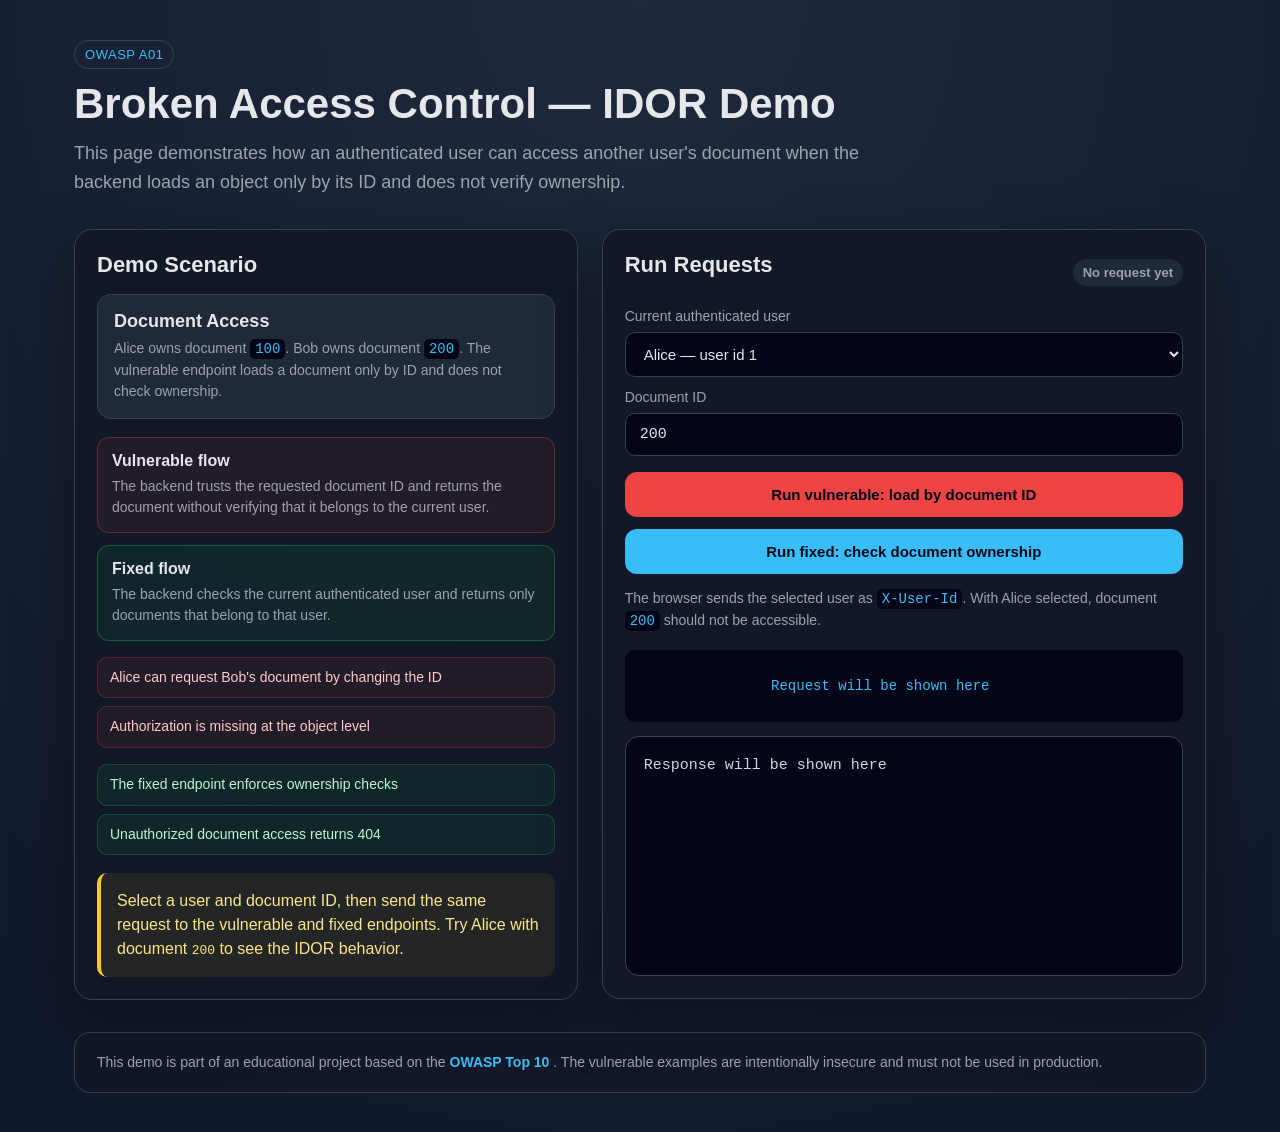
<file: src/main/webapp/a01/index.html>
<!DOCTYPE html>
<html lang="en">
<head>
    <meta charset="UTF-8">
    <title>OWASP A01 — Broken Access Control</title>
    <link rel="stylesheet" href="../assets/css/lab.css">
</head>
<body>
<div class="page">
    <header class="header">
        <div class="label">OWASP A01</div>
        <h1>Broken Access Control — IDOR Demo</h1>
        <p class="subtitle">
            This page demonstrates how an authenticated user can access another user's document
            when the backend loads an object only by its ID and does not verify ownership.
        </p>
    </header>

    <main class="grid">
        <section class="card">
            <h2>Demo Scenario</h2>

            <div class="info-box">
                <div class="info-title">Document Access</div>
                <div class="info-meta">
                    Alice owns document <code>100</code>. Bob owns document <code>200</code>.
                    The vulnerable endpoint loads a document only by ID and does not check ownership.
                </div>
            </div>

            <div class="flow">
                <div class="flow-step danger">
                    <div class="flow-step-title">Vulnerable flow</div>
                    <div class="flow-step-text">
                        The backend trusts the requested document ID and returns the document without
                        verifying that it belongs to the current user.
                    </div>
                </div>

                <div class="flow-step safe">
                    <div class="flow-step-title">Fixed flow</div>
                    <div class="flow-step-text">
                        The backend checks the current authenticated user and returns only documents
                        that belong to that user.
                    </div>
                </div>
            </div>

            <div class="state-list">
                <div class="state-item danger">Alice can request Bob's document by changing the ID</div>
                <div class="state-item danger">Authorization is missing at the object level</div>
            </div>

            <div class="state-list">
                <div class="state-item safe">The fixed endpoint enforces ownership checks</div>
                <div class="state-item safe">Unauthorized document access returns 404</div>
            </div>

            <div class="explanation">
                Select a user and document ID, then send the same request to the vulnerable and fixed endpoints.
                Try Alice with document <code>200</code> to see the IDOR behavior.
            </div>
        </section>

        <section class="card">
            <div class="result-header">
                <h2>Run Requests</h2>
                <div class="status" id="status">No request yet</div>
            </div>

            <div class="form-grid">
                <div class="field">
                    <label for="currentUser">Current authenticated user</label>
                    <select id="currentUser">
                        <option value="1" selected>Alice — user id 1</option>
                        <option value="2">Bob — user id 2</option>
                    </select>
                </div>

                <div class="field">
                    <label for="documentId">Document ID</label>
                    <input id="documentId" value="200" autocomplete="off">
                </div>
            </div>

            <div class="actions">
                <button class="btn-red" onclick="loadVulnerableDocument()">
                    Run vulnerable: load by document ID
                </button>

                <button class="btn-blue" onclick="loadFixedDocument()">
                    Run fixed: check document ownership
                </button>
            </div>

            <div class="hint">
                The browser sends the selected user as <code>X-User-Id</code>.
                With Alice selected, document <code>200</code> should not be accessible.
            </div>

            <div class="request-line" id="requestLine">
                Request will be shown here
            </div>

            <pre id="result">Response will be shown here</pre>
        </section>
    </main>

    <footer class="page-footer" id="labFooter"></footer>
</div>

<script src="../assets/js/lab.js"></script>
<script>
    function currentUserId() {
        return document.getElementById('currentUser').value;
    }

    function currentDocumentId() {
        return document.getElementById('documentId').value;
    }

    function loadVulnerableDocument() {
        return loadDocument('/a01/vulnerable/documents');
    }

    function loadFixedDocument() {
        return loadDocument('/a01/fixed/documents');
    }

    function loadDocument(basePath) {
        const userId = currentUserId();
        const documentId = currentDocumentId();
        const path = `${basePath}?id=${encodeURIComponent(documentId)}`;

        return sendJsonGetRequest({
            path: path,
            headers: {
                'X-User-Id': userId
            },
            requestText: `GET ${path}\nX-User-Id: ${userId}`
        });
    }

    renderLabFooter();
</script>
</body>
</html>
</file>
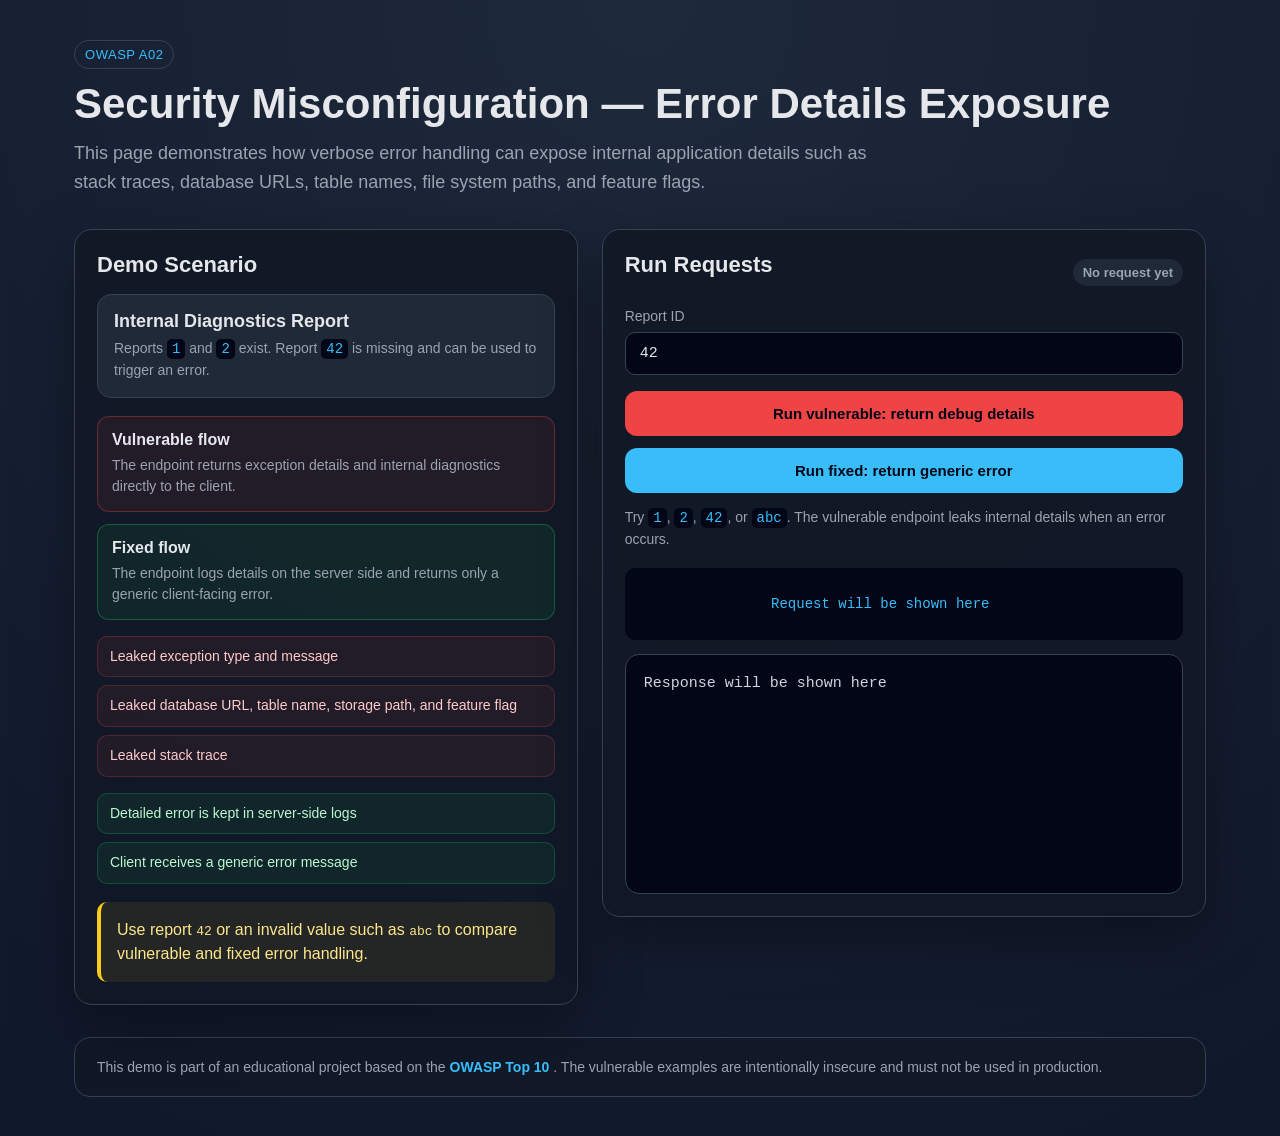
<file: src/main/webapp/a02/index.html>
<!DOCTYPE html>
<html lang="en">
<head>
    <meta charset="UTF-8">
    <title>OWASP A02 — Security Misconfiguration</title>
    <link rel="stylesheet" href="../assets/css/lab.css">
</head>
<body>
<div class="page">
    <header class="header">
        <div class="label">OWASP A02</div>
        <h1>Security Misconfiguration — Error Details Exposure</h1>
        <p class="subtitle">
            This page demonstrates how verbose error handling can expose internal application details
            such as stack traces, database URLs, table names, file system paths, and feature flags.
        </p>
    </header>

    <main class="grid">
        <section class="card">
            <h2>Demo Scenario</h2>

            <div class="info-box">
                <div class="info-title">Internal Diagnostics Report</div>
                <div class="info-meta">
                    Reports <code>1</code> and <code>2</code> exist. Report <code>42</code> is missing
                    and can be used to trigger an error.
                </div>
            </div>

            <div class="flow">
                <div class="flow-step danger">
                    <div class="flow-step-title">Vulnerable flow</div>
                    <div class="flow-step-text">
                        The endpoint returns exception details and internal diagnostics directly to the client.
                    </div>
                </div>

                <div class="flow-step safe">
                    <div class="flow-step-title">Fixed flow</div>
                    <div class="flow-step-text">
                        The endpoint logs details on the server side and returns only a generic client-facing error.
                    </div>
                </div>
            </div>

            <div class="state-list">
                <div class="state-item danger">Leaked exception type and message</div>
                <div class="state-item danger">Leaked database URL, table name, storage path, and feature flag</div>
                <div class="state-item danger">Leaked stack trace</div>
            </div>

            <div class="state-list">
                <div class="state-item safe">Detailed error is kept in server-side logs</div>
                <div class="state-item safe">Client receives a generic error message</div>
            </div>

            <div class="explanation">
                Use report <code>42</code> or an invalid value such as <code>abc</code> to compare
                vulnerable and fixed error handling.
            </div>
        </section>

        <section class="card">
            <div class="result-header">
                <h2>Run Requests</h2>
                <div class="status" id="status">No request yet</div>
            </div>

            <div class="form-grid">
                <div class="field">
                    <label for="reportId">Report ID</label>
                    <input id="reportId" value="42" autocomplete="off">
                </div>
            </div>

            <div class="actions">
                <button class="btn-red" onclick="loadVulnerableReport()">
                    Run vulnerable: return debug details
                </button>

                <button class="btn-blue" onclick="loadFixedReport()">
                    Run fixed: return generic error
                </button>
            </div>

            <div class="hint">
                Try <code>1</code>, <code>2</code>, <code>42</code>, or <code>abc</code>.
                The vulnerable endpoint leaks internal details when an error occurs.
            </div>

            <div class="request-line" id="requestLine">
                Request will be shown here
            </div>

            <pre id="result">Response will be shown here</pre>
        </section>
    </main>

    <footer class="page-footer" id="labFooter"></footer>
</div>

<script src="../assets/js/lab.js"></script>
<script>
    function currentReportId() {
        return document.getElementById('reportId').value;
    }

    function loadVulnerableReport() {
        return loadReport('/a02/vulnerable/debug-error');
    }

    function loadFixedReport() {
        return loadReport('/a02/fixed/debug-error');
    }

    function loadReport(basePath) {
        const reportId = currentReportId();
        const path = `${basePath}?reportId=${encodeURIComponent(reportId)}`;

        return sendJsonGetRequest({
            path: path
        });
    }

    renderLabFooter();
</script>
</body>
</html>
</file>
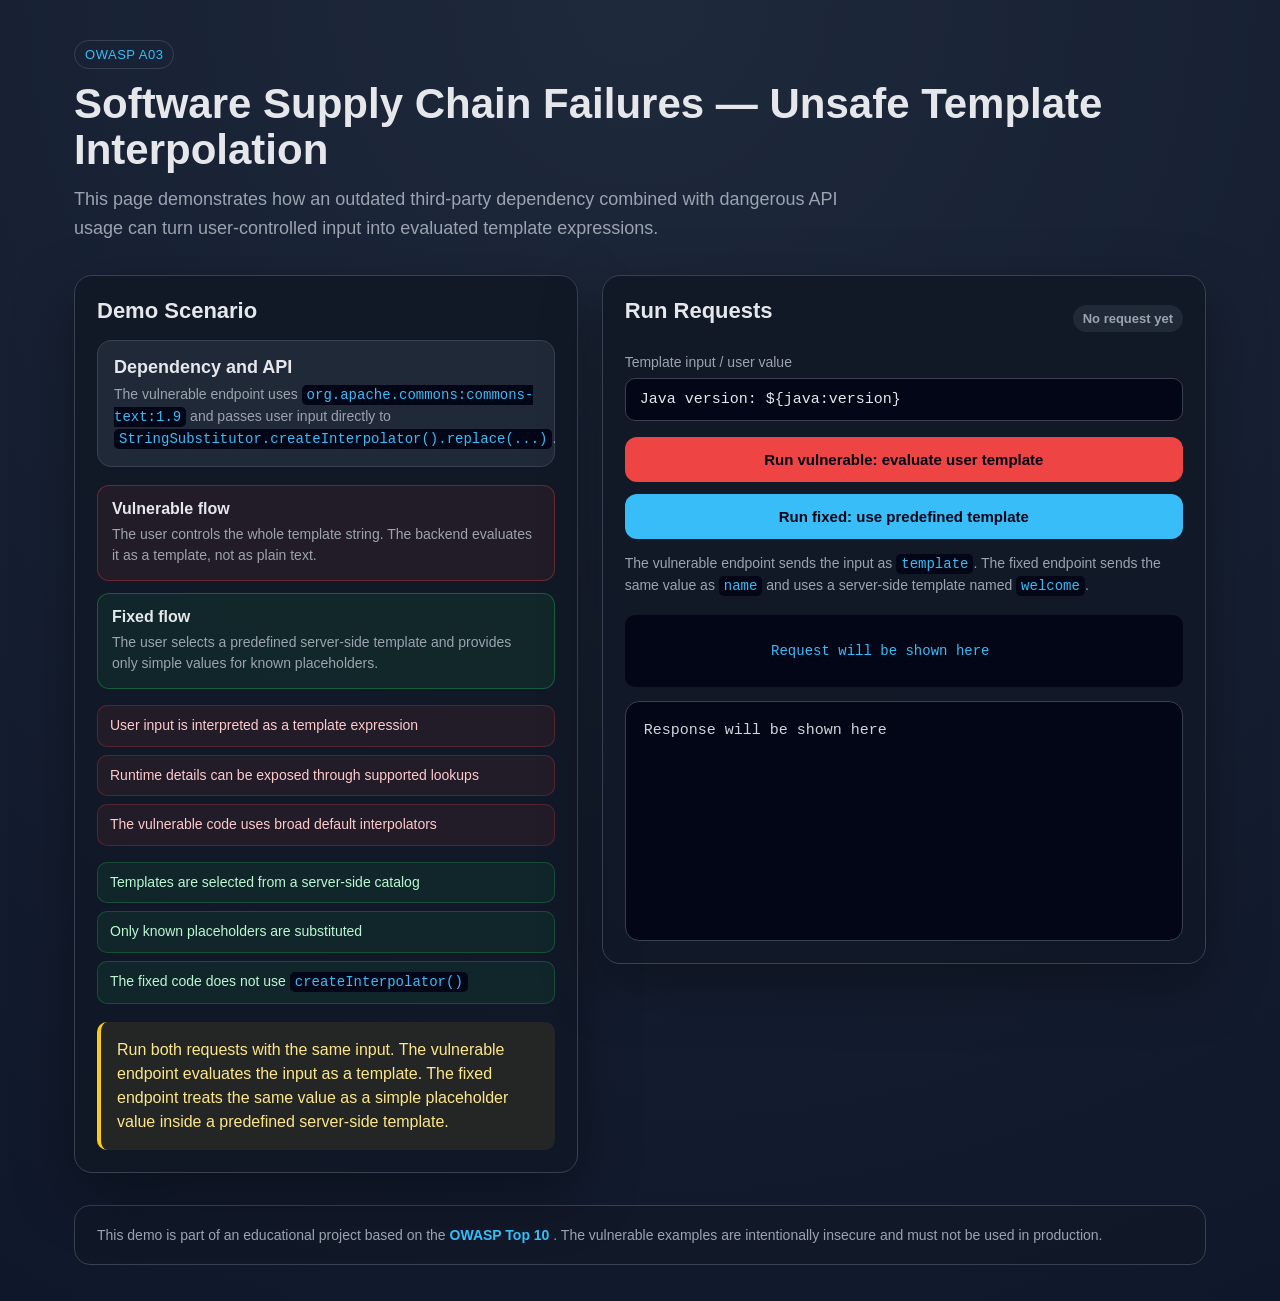
<file: src/main/webapp/a03/index.html>
<!DOCTYPE html>
<html lang="en">
<head>
    <meta charset="UTF-8">
    <title>OWASP A03 — Software Supply Chain Failures</title>
    <link rel="stylesheet" href="../assets/css/lab.css">
</head>
<body>
<div class="page">
    <header class="header">
        <div class="label">OWASP A03</div>
        <h1>Software Supply Chain Failures — Unsafe Template Interpolation</h1>
        <p class="subtitle">
            This page demonstrates how an outdated third-party dependency combined with dangerous API usage
            can turn user-controlled input into evaluated template expressions.
        </p>
    </header>

    <main class="grid">
        <section class="card">
            <h2>Demo Scenario</h2>

            <div class="info-box">
                <div class="info-title">Dependency and API</div>
                <div class="info-meta">
                    The vulnerable endpoint uses <code>org.apache.commons:commons-text:1.9</code>
                    and passes user input directly to
                    <code>StringSubstitutor.createInterpolator().replace(...)</code>.
                </div>
            </div>

            <div class="flow">
                <div class="flow-step danger">
                    <div class="flow-step-title">Vulnerable flow</div>
                    <div class="flow-step-text">
                        The user controls the whole template string. The backend evaluates it as a template,
                        not as plain text.
                    </div>
                </div>

                <div class="flow-step safe">
                    <div class="flow-step-title">Fixed flow</div>
                    <div class="flow-step-text">
                        The user selects a predefined server-side template and provides only simple values
                        for known placeholders.
                    </div>
                </div>
            </div>

            <div class="state-list">
                <div class="state-item danger">User input is interpreted as a template expression</div>
                <div class="state-item danger">Runtime details can be exposed through supported lookups</div>
                <div class="state-item danger">The vulnerable code uses broad default interpolators</div>
            </div>

            <div class="state-list">
                <div class="state-item safe">Templates are selected from a server-side catalog</div>
                <div class="state-item safe">Only known placeholders are substituted</div>
                <div class="state-item safe">The fixed code does not use <code>createInterpolator()</code></div>
            </div>

            <div class="explanation">
                Run both requests with the same input. The vulnerable endpoint evaluates the input as a template.
                The fixed endpoint treats the same value as a simple placeholder value inside a predefined
                server-side template.
            </div>
        </section>

        <section class="card">
            <div class="result-header">
                <h2>Run Requests</h2>
                <div class="status" id="status">No request yet</div>
            </div>

            <div class="form-grid">
                <div class="field">
                    <label for="templateInput">Template input / user value</label>
                    <input
                            id="templateInput"
                            value="Java version: ${java:version}"
                            autocomplete="off"
                    >
                </div>
            </div>

            <div class="actions">
                <button class="btn-red" onclick="runVulnerableTemplate()">
                    Run vulnerable: evaluate user template
                </button>

                <button class="btn-blue" onclick="runFixedTemplate()">
                    Run fixed: use predefined template
                </button>
            </div>

            <div class="hint">
                The vulnerable endpoint sends the input as <code>template</code>.
                The fixed endpoint sends the same value as <code>name</code> and uses
                a server-side template named <code>welcome</code>.
            </div>

            <div class="request-line" id="requestLine">
                Request will be shown here
            </div>

            <pre id="result">Response will be shown here</pre>
        </section>
    </main>

    <footer class="page-footer" id="labFooter"></footer>
</div>

<script src="../assets/js/lab.js"></script>
<script>
    function currentInput() {
        return document.getElementById('templateInput').value;
    }

    function runVulnerableTemplate() {
        const template = currentInput();
        const path = '/a03/vulnerable/template-preview?template=' + encodeURIComponent(template);

        return sendJsonGetRequest({
            path: path,
            requestText: `GET /a03/vulnerable/template-preview?template=${template}`
        });
    }

    function runFixedTemplate() {
        const value = currentInput();

        const params = new URLSearchParams({
            templateName: 'welcome',
            name: value
        });

        const path = '/a03/fixed/template-preview?' + params.toString();

        return sendJsonGetRequest({
            path: path,
            requestText: `GET /a03/fixed/template-preview?templateName=welcome&name=${value}`
        });
    }

    renderLabFooter();
</script>
</body>
</html>
</file>
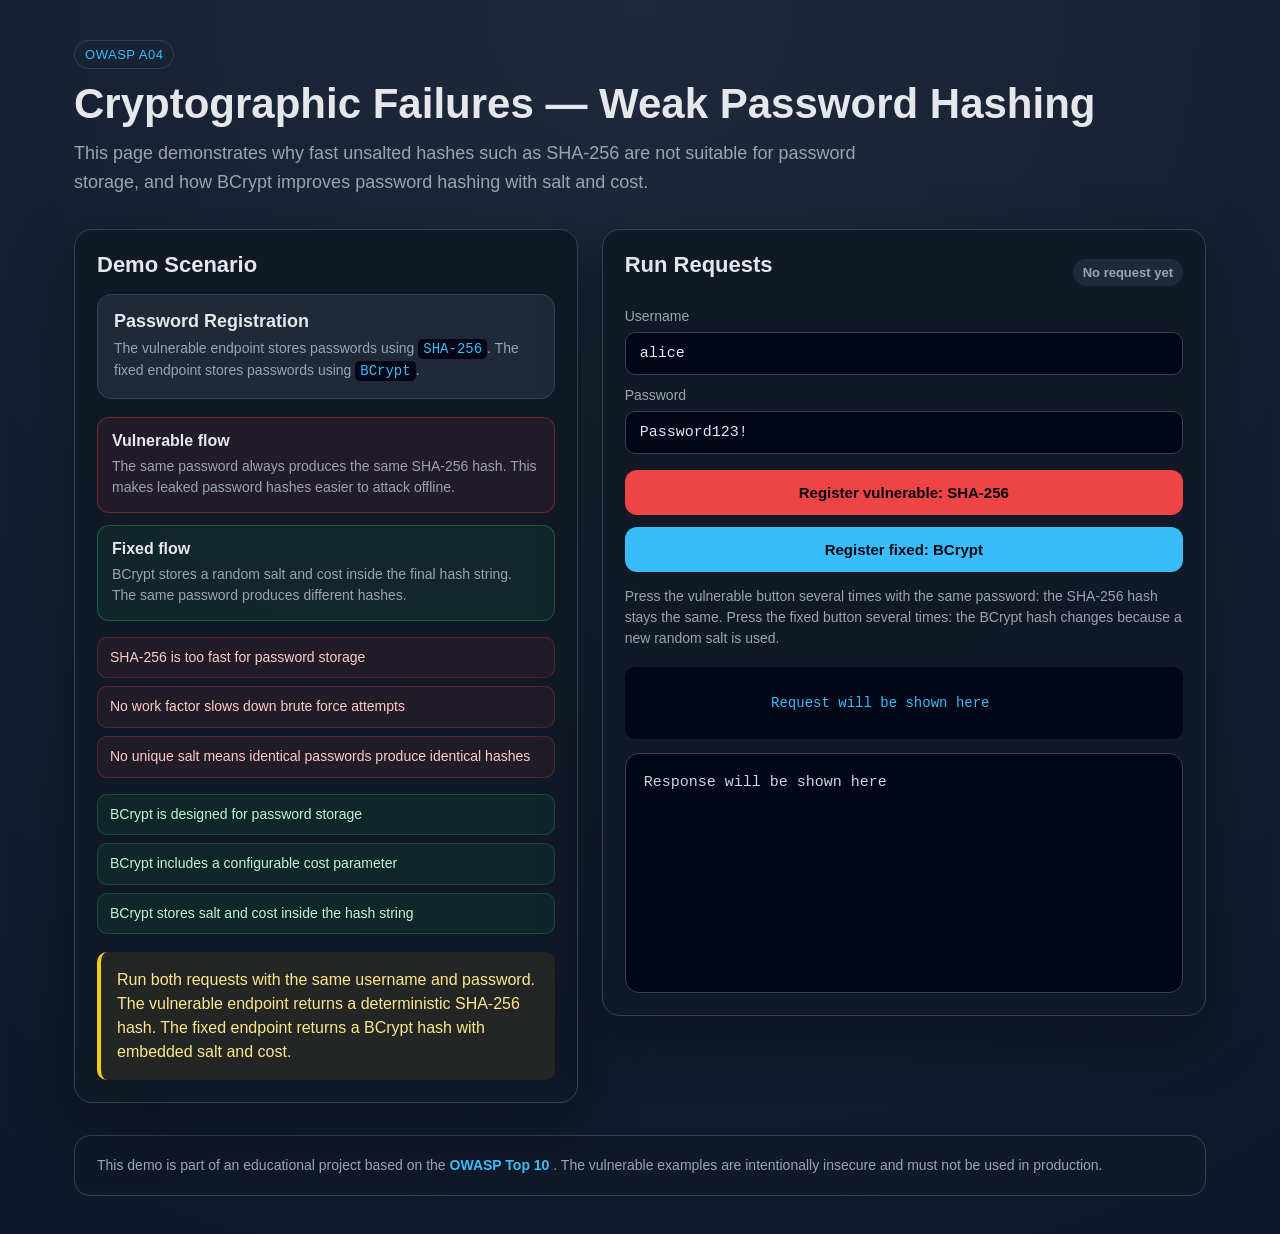
<file: src/main/webapp/a04/index.html>
<!DOCTYPE html>
<html lang="en">
<head>
    <meta charset="UTF-8">
    <title>OWASP A04 — Cryptographic Failures</title>
    <link rel="stylesheet" href="../assets/css/lab.css">
</head>
<body>
<div class="page">
    <header class="header">
        <div class="label">OWASP A04</div>
        <h1>Cryptographic Failures — Weak Password Hashing</h1>
        <p class="subtitle">
            This page demonstrates why fast unsalted hashes such as SHA-256 are not suitable
            for password storage, and how BCrypt improves password hashing with salt and cost.
        </p>
    </header>

    <main class="grid">
        <section class="card">
            <h2>Demo Scenario</h2>

            <div class="info-box">
                <div class="info-title">Password Registration</div>
                <div class="info-meta">
                    The vulnerable endpoint stores passwords using <code>SHA-256</code>.
                    The fixed endpoint stores passwords using <code>BCrypt</code>.
                </div>
            </div>

            <div class="flow">
                <div class="flow-step danger">
                    <div class="flow-step-title">Vulnerable flow</div>
                    <div class="flow-step-text">
                        The same password always produces the same SHA-256 hash.
                        This makes leaked password hashes easier to attack offline.
                    </div>
                </div>

                <div class="flow-step safe">
                    <div class="flow-step-title">Fixed flow</div>
                    <div class="flow-step-text">
                        BCrypt stores a random salt and cost inside the final hash string.
                        The same password produces different hashes.
                    </div>
                </div>
            </div>

            <div class="state-list">
                <div class="state-item danger">SHA-256 is too fast for password storage</div>
                <div class="state-item danger">No work factor slows down brute force attempts</div>
                <div class="state-item danger">No unique salt means identical passwords produce identical hashes</div>
            </div>

            <div class="state-list">
                <div class="state-item safe">BCrypt is designed for password storage</div>
                <div class="state-item safe">BCrypt includes a configurable cost parameter</div>
                <div class="state-item safe">BCrypt stores salt and cost inside the hash string</div>
            </div>

            <div class="explanation">
                Run both requests with the same username and password. The vulnerable endpoint returns
                a deterministic SHA-256 hash. The fixed endpoint returns a BCrypt hash with embedded
                salt and cost.
            </div>
        </section>

        <section class="card">
            <div class="result-header">
                <h2>Run Requests</h2>
                <div class="status" id="status">No request yet</div>
            </div>

            <div class="form-grid">
                <div class="field">
                    <label for="username">Username</label>
                    <input id="username" value="alice" autocomplete="off">
                </div>

                <div class="field">
                    <label for="password">Password</label>
                    <input id="password" value="Password123!" autocomplete="off">
                </div>
            </div>

            <div class="actions">
                <button class="btn-red" onclick="registerVulnerable()">
                    Register vulnerable: SHA-256
                </button>

                <button class="btn-blue" onclick="registerFixed()">
                    Register fixed: BCrypt
                </button>
            </div>

            <div class="hint">
                Press the vulnerable button several times with the same password: the SHA-256 hash stays the same.
                Press the fixed button several times: the BCrypt hash changes because a new random salt is used.
            </div>

            <div class="request-line" id="requestLine">
                Request will be shown here
            </div>

            <pre id="result">Response will be shown here</pre>
        </section>
    </main>

    <footer class="page-footer" id="labFooter"></footer>
</div>

<script src="../assets/js/lab.js"></script>
<script>
    function registerVulnerable() {
        const username = document.getElementById('username').value;
        const password = document.getElementById('password').value;

        return sendRegistration('/a04/vulnerable/register', username, password);
    }

    function registerFixed() {
        const username = document.getElementById('username').value;
        const password = document.getElementById('password').value;

        return sendRegistration('/a04/fixed/register', username, password);
    }

    function sendRegistration(path, username, password) {
        const formData = {
            username: username,
            password: password
        };

        return sendFormPostRequest({
            path: path,
            formData: formData,
            requestText:
                `POST ${path}\n` +
                'Content-Type: application/x-www-form-urlencoded\n\n' +
                `username=${username}&password=${password}`
        });
    }

    renderLabFooter();
</script>
</body>
</html>
</file>
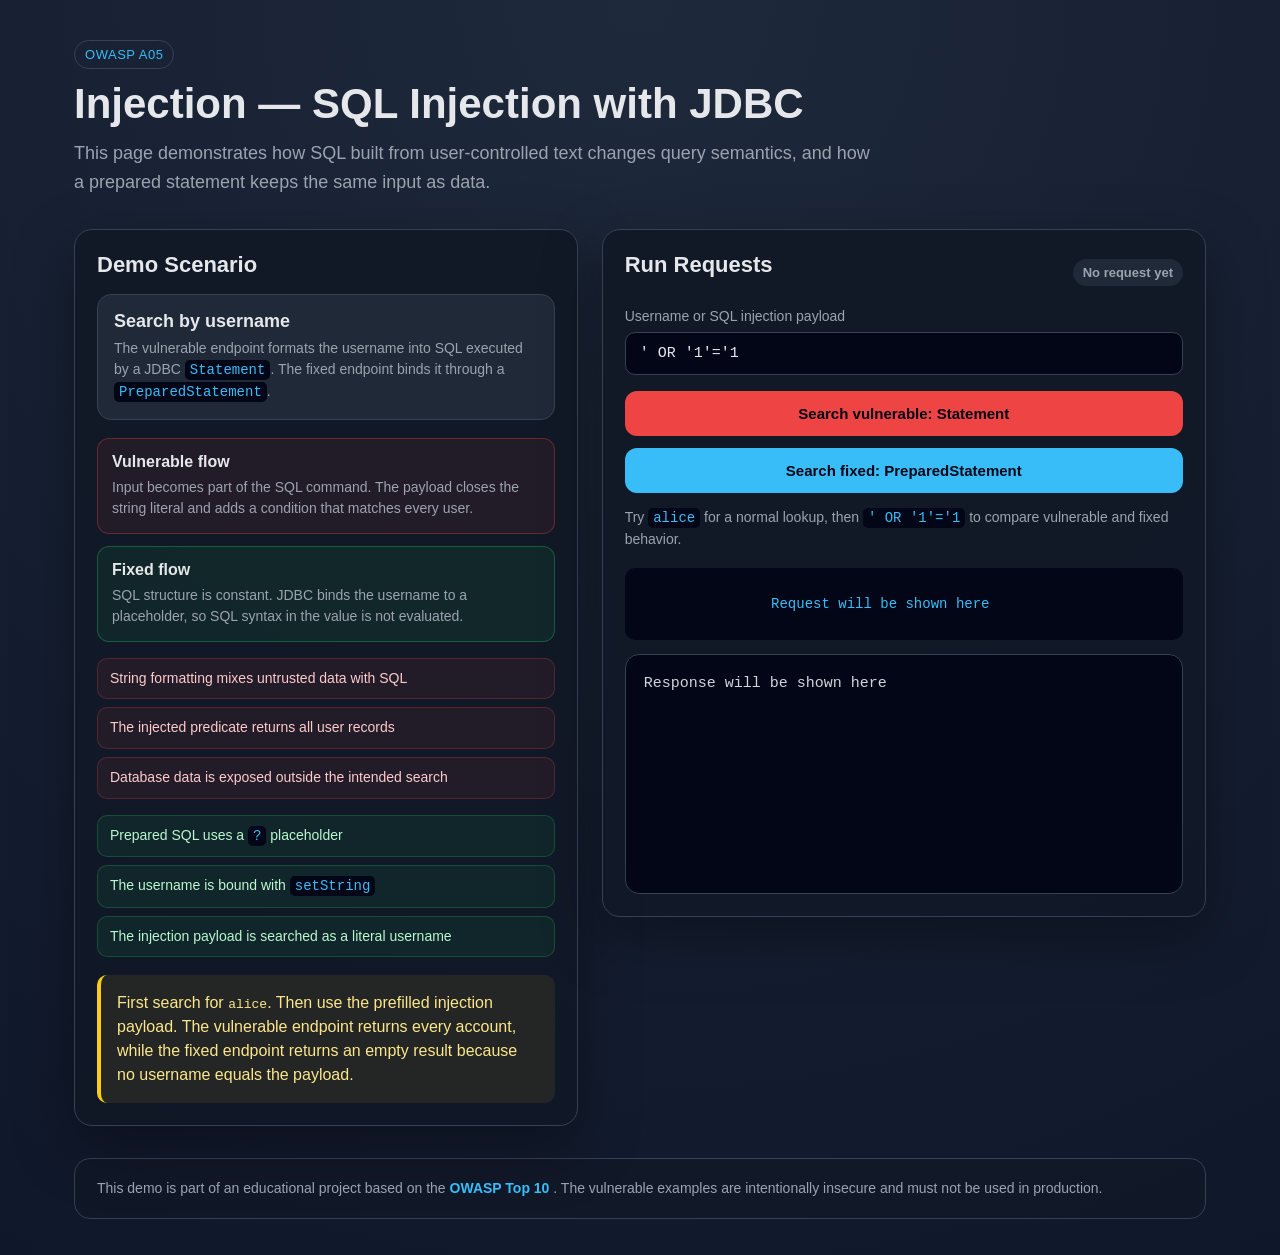
<file: src/main/webapp/a05/index.html>
<!DOCTYPE html>
<html lang="en">
<head>
    <meta charset="UTF-8">
    <title>OWASP A05 — Injection</title>
    <link rel="stylesheet" href="../assets/css/lab.css">
</head>
<body>
<div class="page">
    <header class="header">
        <div class="label">OWASP A05</div>
        <h1>Injection — SQL Injection with JDBC</h1>
        <p class="subtitle">
            This page demonstrates how SQL built from user-controlled text changes query semantics,
            and how a prepared statement keeps the same input as data.
        </p>
    </header>

    <main class="grid">
        <section class="card">
            <h2>Demo Scenario</h2>

            <div class="info-box">
                <div class="info-title">Search by username</div>
                <div class="info-meta">
                    The vulnerable endpoint formats the username into SQL executed by a JDBC
                    <code>Statement</code>. The fixed endpoint binds it through a
                    <code>PreparedStatement</code>.
                </div>
            </div>

            <div class="flow">
                <div class="flow-step danger">
                    <div class="flow-step-title">Vulnerable flow</div>
                    <div class="flow-step-text">
                        Input becomes part of the SQL command. The payload closes the string literal
                        and adds a condition that matches every user.
                    </div>
                </div>

                <div class="flow-step safe">
                    <div class="flow-step-title">Fixed flow</div>
                    <div class="flow-step-text">
                        SQL structure is constant. JDBC binds the username to a placeholder, so SQL
                        syntax in the value is not evaluated.
                    </div>
                </div>
            </div>

            <div class="state-list">
                <div class="state-item danger">String formatting mixes untrusted data with SQL</div>
                <div class="state-item danger">The injected predicate returns all user records</div>
                <div class="state-item danger">Database data is exposed outside the intended search</div>
            </div>

            <div class="state-list">
                <div class="state-item safe">Prepared SQL uses a <code>?</code> placeholder</div>
                <div class="state-item safe">The username is bound with <code>setString</code></div>
                <div class="state-item safe">The injection payload is searched as a literal username</div>
            </div>

            <div class="explanation">
                First search for <code>alice</code>. Then use the prefilled injection payload.
                The vulnerable endpoint returns every account, while the fixed endpoint returns an
                empty result because no username equals the payload.
            </div>
        </section>

        <section class="card">
            <div class="result-header">
                <h2>Run Requests</h2>
                <div class="status" id="status">No request yet</div>
            </div>

            <div class="form-grid">
                <div class="field">
                    <label for="username">Username or SQL injection payload</label>
                    <input id="username" value="' OR '1'='1" autocomplete="off">
                </div>
            </div>

            <div class="actions">
                <button class="btn-red" onclick="searchVulnerable()">
                    Search vulnerable: Statement
                </button>

                <button class="btn-blue" onclick="searchFixed()">
                    Search fixed: PreparedStatement
                </button>
            </div>

            <div class="hint">
                Try <code>alice</code> for a normal lookup, then
                <code>' OR '1'='1</code> to compare vulnerable and fixed behavior.
            </div>

            <div class="request-line" id="requestLine">
                Request will be shown here
            </div>

            <pre id="result">Response will be shown here</pre>
        </section>
    </main>

    <footer class="page-footer" id="labFooter"></footer>
</div>

<script src="../assets/js/lab.js"></script>
<script>
    function searchVulnerable() {
        return searchUsers('/a05/vulnerable/users');
    }

    function searchFixed() {
        return searchUsers('/a05/fixed/users');
    }

    function searchUsers(endpoint) {
        const username = document.getElementById('username').value;
        const path = endpoint + '?username=' + encodeURIComponent(username);

        return sendJsonGetRequest({
            path: path,
            requestText: `GET ${endpoint}?username=${username}`
        });
    }

    renderLabFooter();
</script>
</body>
</html>
</file>
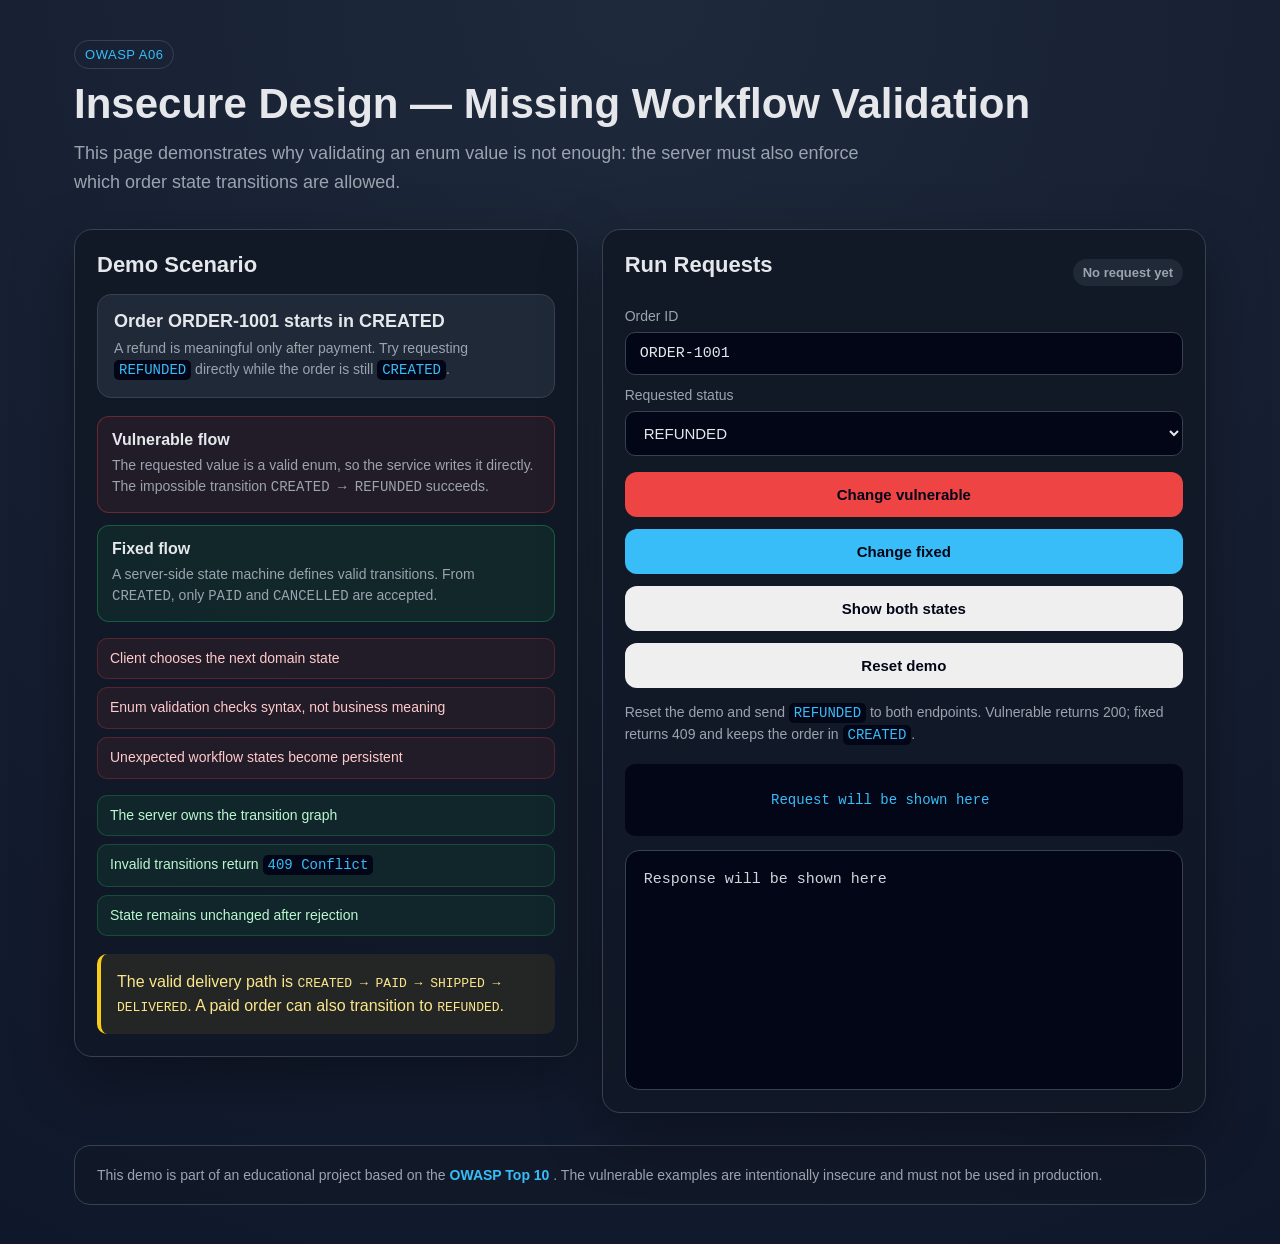
<file: src/main/webapp/a06/index.html>
<!DOCTYPE html>
<html lang="en">
<head>
    <meta charset="UTF-8">
    <title>OWASP A06 — Insecure Design</title>
    <link rel="stylesheet" href="../assets/css/lab.css">
</head>
<body>
<div class="page">
    <header class="header">
        <div class="label">OWASP A06</div>
        <h1>Insecure Design — Missing Workflow Validation</h1>
        <p class="subtitle">
            This page demonstrates why validating an enum value is not enough:
            the server must also enforce which order state transitions are allowed.
        </p>
    </header>

    <main class="grid">
        <section class="card">
            <h2>Demo Scenario</h2>

            <div class="info-box">
                <div class="info-title">Order ORDER-1001 starts in CREATED</div>
                <div class="info-meta">
                    A refund is meaningful only after payment. Try requesting
                    <code>REFUNDED</code> directly while the order is still
                    <code>CREATED</code>.
                </div>
            </div>

            <div class="flow">
                <div class="flow-step danger">
                    <div class="flow-step-title">Vulnerable flow</div>
                    <div class="flow-step-text">
                        The requested value is a valid enum, so the service writes it directly.
                        The impossible transition <code>CREATED → REFUNDED</code> succeeds.
                    </div>
                </div>

                <div class="flow-step safe">
                    <div class="flow-step-title">Fixed flow</div>
                    <div class="flow-step-text">
                        A server-side state machine defines valid transitions.
                        From <code>CREATED</code>, only <code>PAID</code> and
                        <code>CANCELLED</code> are accepted.
                    </div>
                </div>
            </div>

            <div class="state-list">
                <div class="state-item danger">Client chooses the next domain state</div>
                <div class="state-item danger">Enum validation checks syntax, not business meaning</div>
                <div class="state-item danger">Unexpected workflow states become persistent</div>
            </div>

            <div class="state-list">
                <div class="state-item safe">The server owns the transition graph</div>
                <div class="state-item safe">Invalid transitions return <code>409 Conflict</code></div>
                <div class="state-item safe">State remains unchanged after rejection</div>
            </div>

            <div class="explanation">
                The valid delivery path is
                <code>CREATED → PAID → SHIPPED → DELIVERED</code>.
                A paid order can also transition to <code>REFUNDED</code>.
            </div>
        </section>

        <section class="card">
            <div class="result-header">
                <h2>Run Requests</h2>
                <div class="status" id="status">No request yet</div>
            </div>

            <div class="form-grid">
                <div class="field">
                    <label for="orderId">Order ID</label>
                    <input id="orderId" value="ORDER-1001" autocomplete="off">
                </div>

                <div class="field">
                    <label for="requestedStatus">Requested status</label>
                    <select id="requestedStatus">
                        <option value="REFUNDED" selected>REFUNDED</option>
                        <option value="PAID">PAID</option>
                        <option value="SHIPPED">SHIPPED</option>
                        <option value="DELIVERED">DELIVERED</option>
                        <option value="CANCELLED">CANCELLED</option>
                    </select>
                </div>
            </div>

            <div class="actions">
                <button class="btn-red" onclick="changeVulnerable()">
                    Change vulnerable
                </button>

                <button class="btn-blue" onclick="changeFixed()">
                    Change fixed
                </button>

                <button onclick="showStates()">Show both states</button>
                <button onclick="resetDemo()">Reset demo</button>
            </div>

            <div class="hint">
                Reset the demo and send <code>REFUNDED</code> to both endpoints.
                Vulnerable returns 200; fixed returns 409 and keeps the order in
                <code>CREATED</code>.
            </div>

            <div class="request-line" id="requestLine">
                Request will be shown here
            </div>

            <pre id="result">Response will be shown here</pre>
        </section>
    </main>

    <footer class="page-footer" id="labFooter"></footer>
</div>

<script src="../assets/js/lab.js"></script>
<script>
    function changeVulnerable() {
        return changeStatus('/a06/vulnerable/orders');
    }

    function changeFixed() {
        return changeStatus('/a06/fixed/orders');
    }

    function changeStatus(path) {
        const orderId = document.getElementById('orderId').value;
        const status = document.getElementById('requestedStatus').value;

        return sendFormPostRequest({
            path: path,
            formData: {
                orderId: orderId,
                status: status
            },
            requestText:
                `POST ${path}\n` +
                'Content-Type: application/x-www-form-urlencoded\n\n' +
                `orderId=${orderId}&status=${status}`
        });
    }

    async function showStates() {
        const orderId = document.getElementById('orderId').value;
        const vulnerablePath = '/a06/vulnerable/orders?orderId=' + encodeURIComponent(orderId);
        const fixedPath = '/a06/fixed/orders?orderId=' + encodeURIComponent(orderId);

        return runCombinedRequest(
            `GET ${vulnerablePath}\nGET ${fixedPath}`,
            [
                ['vulnerable', 'GET', vulnerablePath],
                ['fixed', 'GET', fixedPath]
            ]
        );
    }

    async function resetDemo() {
        return runCombinedRequest(
            'DELETE /a06/vulnerable/orders\nDELETE /a06/fixed/orders',
            [
                ['vulnerable', 'DELETE', '/a06/vulnerable/orders'],
                ['fixed', 'DELETE', '/a06/fixed/orders']
            ]
        );
    }

    async function runCombinedRequest(requestText, requests) {
        const statusBadge = document.getElementById('status');
        const requestLine = document.getElementById('requestLine');
        const result = document.getElementById('result');

        requestLine.textContent = requestText;
        setLoading(statusBadge, result);

        try {
            const responses = await Promise.all(requests.map(async ([name, method, path]) => {
                const response = await fetch(contextPath() + path, {
                    method: method,
                    headers: {'Accept': 'application/json'}
                });

                return {
                    name: name,
                    status: response.status,
                    body: await readResponseBody(response)
                };
            }));

            const failed = responses.some(response => response.status >= 400);
            statusBadge.className = failed ? 'status error' : 'status ok';
            statusBadge.textContent = failed ? 'Completed with errors' : '200 OK';
            result.textContent = JSON.stringify(responses, null, 2);
        } catch (error) {
            setRequestFailed(statusBadge, result, error);
        }
    }

    renderLabFooter();
</script>
</body>
</html>
</file>
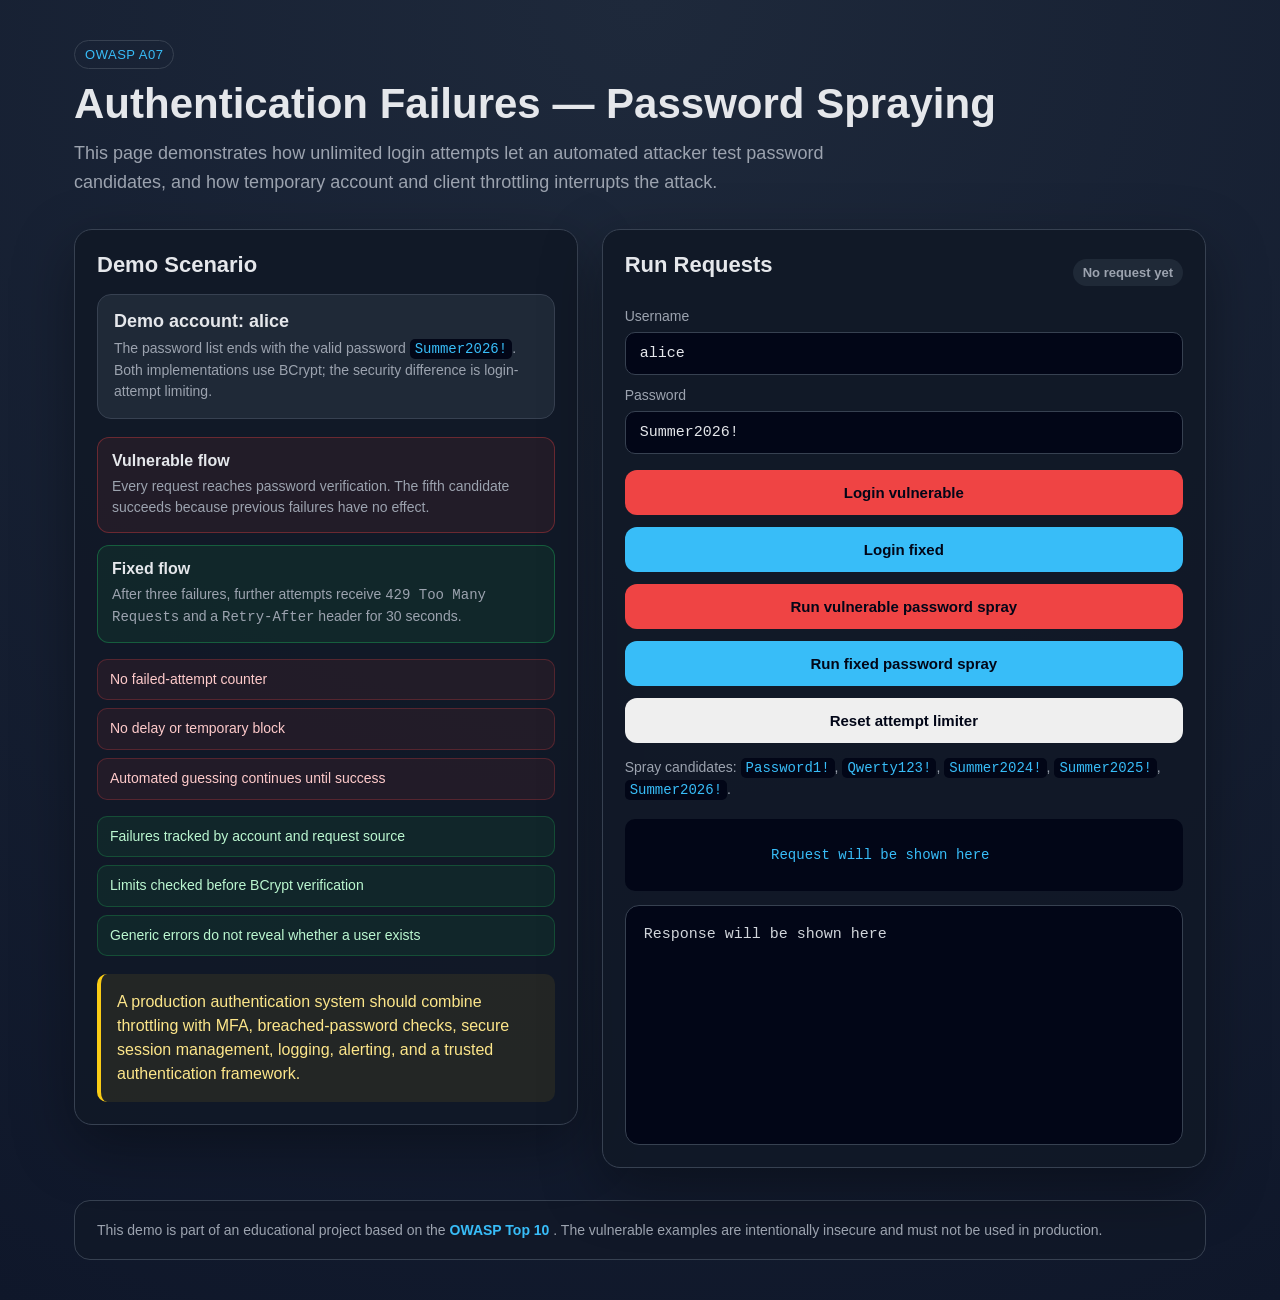
<file: src/main/webapp/a07/index.html>
<!DOCTYPE html>
<html lang="en">
<head>
    <meta charset="UTF-8">
    <title>OWASP A07 — Authentication Failures</title>
    <link rel="stylesheet" href="../assets/css/lab.css">
</head>
<body>
<div class="page">
    <header class="header">
        <div class="label">OWASP A07</div>
        <h1>Authentication Failures — Password Spraying</h1>
        <p class="subtitle">
            This page demonstrates how unlimited login attempts let an automated attacker
            test password candidates, and how temporary account and client throttling
            interrupts the attack.
        </p>
    </header>

    <main class="grid">
        <section class="card">
            <h2>Demo Scenario</h2>

            <div class="info-box">
                <div class="info-title">Demo account: alice</div>
                <div class="info-meta">
                    The password list ends with the valid password
                    <code>Summer2026!</code>. Both implementations use BCrypt;
                    the security difference is login-attempt limiting.
                </div>
            </div>

            <div class="flow">
                <div class="flow-step danger">
                    <div class="flow-step-title">Vulnerable flow</div>
                    <div class="flow-step-text">
                        Every request reaches password verification. The fifth candidate
                        succeeds because previous failures have no effect.
                    </div>
                </div>

                <div class="flow-step safe">
                    <div class="flow-step-title">Fixed flow</div>
                    <div class="flow-step-text">
                        After three failures, further attempts receive
                        <code>429 Too Many Requests</code> and a
                        <code>Retry-After</code> header for 30 seconds.
                    </div>
                </div>
            </div>

            <div class="state-list">
                <div class="state-item danger">No failed-attempt counter</div>
                <div class="state-item danger">No delay or temporary block</div>
                <div class="state-item danger">Automated guessing continues until success</div>
            </div>

            <div class="state-list">
                <div class="state-item safe">Failures tracked by account and request source</div>
                <div class="state-item safe">Limits checked before BCrypt verification</div>
                <div class="state-item safe">Generic errors do not reveal whether a user exists</div>
            </div>

            <div class="explanation">
                A production authentication system should combine throttling with MFA,
                breached-password checks, secure session management, logging, alerting,
                and a trusted authentication framework.
            </div>
        </section>

        <section class="card">
            <div class="result-header">
                <h2>Run Requests</h2>
                <div class="status" id="status">No request yet</div>
            </div>

            <div class="form-grid">
                <div class="field">
                    <label for="username">Username</label>
                    <input id="username" value="alice" autocomplete="off">
                </div>

                <div class="field">
                    <label for="password">Password</label>
                    <input id="password" value="Summer2026!" autocomplete="off">
                </div>
            </div>

            <div class="actions">
                <button class="btn-red" onclick="loginVulnerable()">
                    Login vulnerable
                </button>

                <button class="btn-blue" onclick="loginFixed()">
                    Login fixed
                </button>

                <button class="btn-red" onclick="runPasswordSpray('/a07/vulnerable/login')">
                    Run vulnerable password spray
                </button>

                <button class="btn-blue" onclick="runPasswordSpray('/a07/fixed/login')">
                    Run fixed password spray
                </button>

                <button onclick="resetAttempts()">Reset attempt limiter</button>
            </div>

            <div class="hint">
                Spray candidates:
                <code>Password1!</code>,
                <code>Qwerty123!</code>,
                <code>Summer2024!</code>,
                <code>Summer2025!</code>,
                <code>Summer2026!</code>.
            </div>

            <div class="request-line" id="requestLine">
                Request will be shown here
            </div>

            <pre id="result">Response will be shown here</pre>
        </section>
    </main>

    <footer class="page-footer" id="labFooter"></footer>
</div>

<script src="../assets/js/lab.js"></script>
<script>
    const passwordCandidates = [
        'Password1!',
        'Qwerty123!',
        'Summer2024!',
        'Summer2025!',
        'Summer2026!'
    ];

    function loginVulnerable() {
        return login('/a07/vulnerable/login');
    }

    function loginFixed() {
        return login('/a07/fixed/login');
    }

    function login(path) {
        const username = document.getElementById('username').value;
        const password = document.getElementById('password').value;

        return sendFormPostRequest({
            path: path,
            formData: {
                username: username,
                password: password
            },
            requestText:
                `POST ${path}\n` +
                'Content-Type: application/x-www-form-urlencoded\n\n' +
                `username=${username}&password=${password}`
        });
    }

    async function runPasswordSpray(path) {
        const username = document.getElementById('username').value;
        const statusBadge = document.getElementById('status');
        const requestLine = document.getElementById('requestLine');
        const result = document.getElementById('result');

        requestLine.textContent =
            `DELETE ${path}\n\n` +
            passwordCandidates.map(password =>
                `POST ${path} username=${username}&password=${password}`
            ).join('\n');
        setLoading(statusBadge, result);

        try {
            await fetch(contextPath() + path, {
                method: 'DELETE',
                headers: {'Accept': 'application/json'}
            });

            const attempts = [];

            for (const password of passwordCandidates) {
                const body = new URLSearchParams({
                    username: username,
                    password: password
                });
                const response = await fetch(contextPath() + path, {
                    method: 'POST',
                    headers: {
                        'Accept': 'application/json',
                        'Content-Type': 'application/x-www-form-urlencoded'
                    },
                    body: body
                });

                attempts.push({
                    password: password,
                    status: response.status,
                    retryAfter: response.headers.get('Retry-After'),
                    response: await readResponseBody(response)
                });
            }

            const blocked = attempts.some(attempt => attempt.status === 429);
            const authenticated = attempts.some(attempt => attempt.status === 200);

            statusBadge.className = blocked ? 'status ok' : 'status error';
            statusBadge.textContent = blocked
                ? 'Attack throttled'
                : authenticated
                    ? 'Password discovered'
                    : 'Completed';
            result.textContent = JSON.stringify(attempts, null, 2);
        } catch (error) {
            setRequestFailed(statusBadge, result, error);
        }
    }

    async function resetAttempts() {
        const statusBadge = document.getElementById('status');
        const requestLine = document.getElementById('requestLine');
        const result = document.getElementById('result');
        const path = '/a07/fixed/login';

        requestLine.textContent = `DELETE ${path}`;
        setLoading(statusBadge, result);

        try {
            const response = await fetch(contextPath() + path, {
                method: 'DELETE',
                headers: {'Accept': 'application/json'}
            });
            const body = await readResponseBody(response);

            setResponseStatus(statusBadge, response);
            result.textContent = formatBody(body);
        } catch (error) {
            setRequestFailed(statusBadge, result, error);
        }
    }

    renderLabFooter();
</script>
</body>
</html>
</file>
<file: src/main/webapp/assets/css/lab.css>
:root {
    --bg: #0f172a;
    --panel: #111827;
    --panel-light: #1f2937;
    --text: #e5e7eb;
    --muted: #9ca3af;
    --green: #22c55e;
    --red: #ef4444;
    --blue: #38bdf8;
    --yellow: #facc15;
    --border: #374151;
}

* {
    box-sizing: border-box;
}

body {
    margin: 0;
    font-family: Inter, Arial, sans-serif;
    background: radial-gradient(circle at top, #1e293b, var(--bg));
    color: var(--text);
}

.page {
    max-width: 1180px;
    margin: 0 auto;
    padding: 40px 24px;
}

.header {
    margin-bottom: 32px;
}

.label {
    display: inline-block;
    margin-bottom: 12px;
    padding: 6px 10px;
    border: 1px solid var(--border);
    border-radius: 999px;
    color: var(--blue);
    font-size: 13px;
    letter-spacing: 0.04em;
    text-transform: uppercase;
}

h1 {
    margin: 0 0 12px;
    font-size: 42px;
    line-height: 1.1;
}

.subtitle {
    max-width: 800px;
    margin: 0;
    color: var(--muted);
    font-size: 18px;
    line-height: 1.6;
}

.grid {
    display: grid;
    grid-template-columns: minmax(0, 1fr) minmax(0, 1.2fr);
    gap: 24px;
    align-items: start;
}

.card {
    min-width: 0;
    background: rgba(17, 24, 39, 0.92);
    border: 1px solid var(--border);
    border-radius: 18px;
    padding: 22px;
    box-shadow: 0 20px 60px rgba(0, 0, 0, 0.35);
}

.card h2 {
    margin: 0 0 16px;
    font-size: 22px;
}

.actions {
    display: grid;
    gap: 12px;
}

button {
    width: 100%;
    padding: 14px 16px;
    border: 0;
    border-radius: 12px;
    color: #020617;
    font-size: 15px;
    font-weight: 700;
    cursor: pointer;
    transition: transform 0.12s ease, opacity 0.12s ease;
}

button:hover {
    transform: translateY(-1px);
    opacity: 0.94;
}

.btn-green {
    background: var(--green);
}

.btn-red {
    background: var(--red);
}

.btn-blue {
    background: var(--blue);
}

.btn-yellow {
    background: var(--yellow);
}

.explanation {
    margin-top: 18px;
    padding: 16px;
    border-left: 4px solid var(--yellow);
    background: rgba(250, 204, 21, 0.08);
    color: #fde68a;
    border-radius: 10px;
    line-height: 1.5;
}

.result-header {
    display: flex;
    align-items: center;
    justify-content: space-between;
    gap: 12px;
    margin-bottom: 14px;
}

.status {
    padding: 6px 10px;
    border-radius: 999px;
    font-size: 13px;
    font-weight: 700;
    background: var(--panel-light);
    color: var(--muted);
}

.status.ok {
    background: rgba(34, 197, 94, 0.15);
    color: var(--green);
}

.status.error {
    background: rgba(239, 68, 68, 0.15);
    color: var(--red);
}

.request-line {
    max-width: 100%;
    margin-top: 18px;
    margin-bottom: 14px;
    padding: 12px;
    border-radius: 10px;
    background: #020617;
    color: var(--blue);
    font-family: Consolas, monospace;
    font-size: 14px;
    white-space: pre-wrap;
    overflow-wrap: anywhere;
    word-break: break-word;
    overflow-x: auto;
}

pre {
    max-width: 100%;
    min-height: 240px;
    margin: 0;
    padding: 18px;
    border-radius: 14px;
    background: #020617;
    border: 1px solid var(--border);
    color: #d1d5db;
    font-family: Consolas, monospace;
    font-size: 15px;
    line-height: 1.5;
    white-space: pre-wrap;
    overflow-wrap: anywhere;
    word-break: break-word;
    overflow: auto;
}

.hint {
    margin-top: 14px;
    color: var(--muted);
    font-size: 14px;
    line-height: 1.5;
}

.hint code {
    color: var(--blue);
    background: #020617;
    padding: 2px 5px;
    border-radius: 5px;
    font-family: Consolas, monospace;
}

.page-footer {
    margin-top: 32px;
    padding: 18px 22px;
    border: 1px solid var(--border);
    border-radius: 16px;
    background: rgba(17, 24, 39, 0.72);
    color: var(--muted);
    font-size: 14px;
    line-height: 1.6;
}

.page-footer a {
    color: var(--blue);
    font-weight: 700;
    text-decoration: none;
}

.page-footer a:hover {
    text-decoration: underline;
}

@media (max-width: 900px) {
    .grid {
        grid-template-columns: 1fr;
    }

    h1 {
        font-size: 34px;
    }
}

.info-box {
    padding: 16px;
    border-radius: 14px;
    background: var(--panel-light);
    border: 1px solid var(--border);
    margin-bottom: 16px;
}

.info-title {
    font-size: 18px;
    font-weight: 700;
    margin-bottom: 6px;
}

.info-meta {
    color: var(--muted);
    font-size: 14px;
    line-height: 1.5;
}

.info-meta code,
.state-item code {
    color: var(--blue);
    background: #020617;
    padding: 2px 5px;
    border-radius: 5px;
    font-family: Consolas, monospace;
}

.flow {
    display: grid;
    gap: 12px;
    margin-top: 18px;
}

.flow-step {
    padding: 14px;
    border-radius: 12px;
    border: 1px solid var(--border);
    background: #020617;
}

.flow-step.danger {
    border-color: rgba(239, 68, 68, 0.35);
    background: rgba(239, 68, 68, 0.08);
}

.flow-step.safe {
    border-color: rgba(34, 197, 94, 0.35);
    background: rgba(34, 197, 94, 0.08);
}

.flow-step-title {
    font-weight: 700;
    margin-bottom: 6px;
}

.flow-step-text {
    color: var(--muted);
    font-size: 14px;
    line-height: 1.5;
}

.state-list {
    display: grid;
    gap: 8px;
    margin-top: 16px;
}

.state-item {
    padding: 10px 12px;
    border-radius: 10px;
    font-size: 14px;
    line-height: 1.4;
}

.state-item.danger {
    background: rgba(239, 68, 68, 0.08);
    border: 1px solid rgba(239, 68, 68, 0.25);
    color: #fecaca;
}

.state-item.safe {
    background: rgba(34, 197, 94, 0.08);
    border: 1px solid rgba(34, 197, 94, 0.25);
    color: #bbf7d0;
}

.form-grid {
    display: grid;
    gap: 12px;
    margin-bottom: 16px;
}

.field label {
    display: block;
    margin-bottom: 8px;
    color: var(--muted);
    font-size: 14px;
}

.field input {
    width: 100%;
    padding: 12px 14px;
    border-radius: 10px;
    border: 1px solid var(--border);
    background: #020617;
    color: var(--text);
    font-family: Consolas, monospace;
    font-size: 15px;
    outline: none;
}

.field input:focus {
    border-color: var(--blue);
}

.field select {
    width: 100%;
    padding: 12px 14px;
    border-radius: 10px;
    border: 1px solid var(--border);
    background: #020617;
    color: var(--text);
    font-size: 15px;
    outline: none;
}

.field select:focus {
    border-color: var(--blue);
}
</file>
